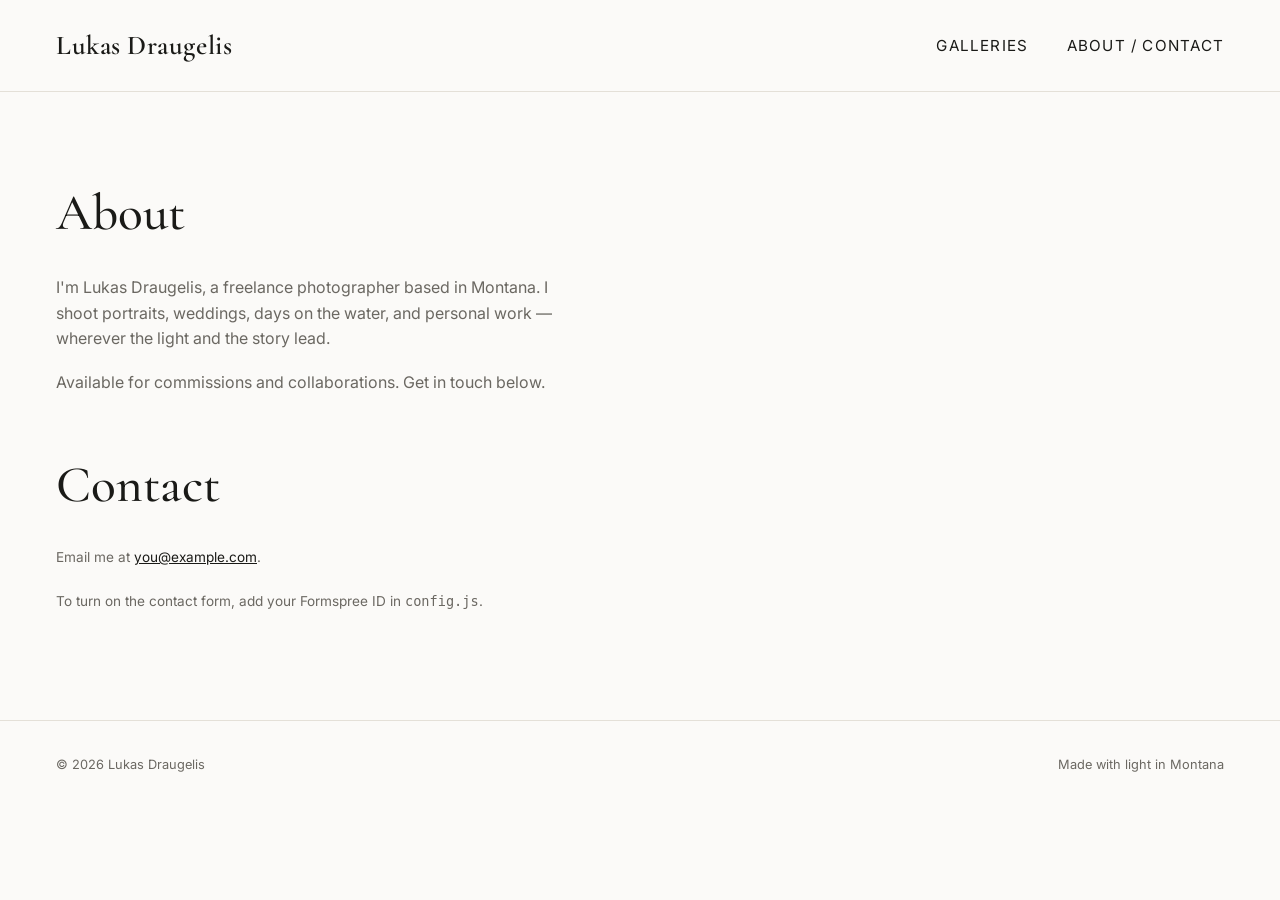
<file: about.html>
<!DOCTYPE html>
<html lang="en">
<head>
  <meta charset="UTF-8">
  <meta name="viewport" content="width=device-width, initial-scale=1">
  <title>About / Contact — Lukas Draugelis</title>
  <link rel="preconnect" href="https://fonts.googleapis.com">
  <link rel="preconnect" href="https://fonts.gstatic.com" crossorigin>
  <link href="https://fonts.googleapis.com/css2?family=Cormorant+Garamond:wght@500;600&family=Inter:wght@400;500&display=swap" rel="stylesheet">
  <link rel="stylesheet" href="assets/style.css">
</head>
<body>
  <div id="navRoot"></div>

  <main class="page">
    <div class="prose">
      <h1>About</h1>
      <p>I'm Lukas Draugelis, a freelance photographer based in Montana. I shoot
         portraits, weddings, days on the water, and personal work — wherever the
         light and the story lead.</p>
      <p>Available for commissions and collaborations. Get in touch below.</p>

      <h1 style="margin-top:50px;">Contact</h1>
      <div id="formRoot"></div>
    </div>
  </main>

  <footer class="footer">
    <span id="footName"></span>
    <span>Made with light in Montana</span>
  </footer>

  <script src="config.js"></script>
  <script src="assets/site.js"></script>
  <script>
    document.getElementById("navRoot").innerHTML = buildNav();
    wireNav(true);
    document.getElementById("footName").textContent = `© ${new Date().getFullYear()} ${SITE.name}`;

    const root = document.getElementById("formRoot");
    if (SITE.formspreeId) {
      root.innerHTML = `
        <form class="form" action="https://formspree.io/f/${SITE.formspreeId}" method="POST">
          <div>
            <label for="name">Name</label>
            <input id="name" type="text" name="name" required>
          </div>
          <div>
            <label for="email">Email</label>
            <input id="email" type="email" name="email" required>
          </div>
          <div>
            <label for="message">Message</label>
            <textarea id="message" name="message" rows="5" required></textarea>
          </div>
          <button type="submit">Send message</button>
        </form>`;
    } else {
      root.innerHTML = `
        <p class="form__note">
          Email me at <a href="mailto:${SITE.contactEmail}" style="color:var(--ink);text-decoration:underline;">${SITE.contactEmail}</a>.<br><br>
          To turn on the contact form, add your Formspree ID in <code>config.js</code>.
        </p>`;
    }
  </script>
</body>
</html>
</file>
<file: assets/style.css>
/* ============================================================
   Lukas Draugelis Photography — design system
   Palette:  paper #FBFAF8 / ink #1A1A17 / stone #6B6862 /
             line #E4E0D8 / frame #FFFFFF
   Type:     display = "Cormorant Garamond" (restrained serif)
             body/ui = "Inter" (clean sans)
   ============================================================ */

:root {
  --paper: #FBFAF8;
  --ink:   #1A1A17;
  --stone: #6B6862;
  --line:  #E4E0D8;
  --frame: #FFFFFF;
  --nav-h: 92px;
  --ease:  cubic-bezier(0.22, 1, 0.36, 1);
}

* { box-sizing: border-box; margin: 0; padding: 0; }

html { scroll-behavior: smooth; }

body {
  background: var(--paper);
  color: var(--ink);
  font-family: "Inter", system-ui, sans-serif;
  font-size: 16px;
  line-height: 1.6;
  -webkit-font-smoothing: antialiased;
}

a { color: inherit; text-decoration: none; }

/* ---------- top navigation ---------- */
.nav {
  position: fixed;
  top: 0; left: 0; right: 0;
  height: var(--nav-h);
  display: flex;
  align-items: center;

  justify-content: space-between;
  padding: 0 clamp(20px, 5vw, 56px);
  z-index: 100;
  transition: background 0.4s var(--ease), border-color 0.4s var(--ease);
  border-bottom: 1px solid transparent;
}
/* transparent over the hero, solid once scrolled or on inner pages */
.nav.solid,
.nav.inner {
  background: rgba(251, 250, 248, 0.9);
  backdrop-filter: blur(10px);
  border-bottom: 1px solid var(--line);
}
.nav__name {
  font-family: "Cormorant Garamond", Georgia, serif;
  font-size: 1.7rem;
  font-weight: 600;
  letter-spacing: 0.02em;
  color: var(--frame);
  transition: color 0.4s var(--ease);
}
.nav.solid .nav__name,
.nav.inner .nav__name { color: var(--ink); }

.nav__menu { display: flex; gap: clamp(18px, 3vw, 40px); align-items: center; list-style: none; }
.nav__link {
  font-size: 0.95rem;
  letter-spacing: 0.08em;
  text-transform: uppercase;
  color: var(--frame);
  transition: color 0.4s var(--ease), opacity 0.2s;
  cursor: pointer;
  padding: 8px 0;
}
.nav.solid .nav__link,
.nav.inner .nav__link { color: var(--ink); }
.nav__link:hover { opacity: 0.55; }

/* dropdown */
.nav__item { position: relative; }
.nav__dropdown {
  position: absolute;
  top: 100%; left: 50%;
  transform: translateX(-50%) translateY(6px);
  background: var(--paper);
  border: 1px solid var(--line);
  min-width: 170px;
  padding: 6px 0;
  opacity: 0;
  visibility: hidden;
  transition: opacity 0.25s var(--ease), transform 0.25s var(--ease);
  box-shadow: 0 12px 30px rgba(26,26,23,0.08);
}
.nav__item:hover .nav__dropdown {
  opacity: 1; visibility: visible;
  transform: translateX(-50%) translateY(0);
}
.nav__dropdown a {
  display: block;
  padding: 9px 20px;
  font-size: 0.8rem;
  letter-spacing: 0.04em;
  text-transform: none;
  color: var(--ink);
  white-space: nowrap;
}
.nav__dropdown a:hover { background: var(--frame); color: var(--stone); }

/* mobile menu toggle */
.nav__toggle { display: none; background: none; border: 0; cursor: pointer; width: 26px; height: 20px; position: relative; }
.nav__toggle span { position: absolute; left: 0; width: 100%; height: 1.5px; background: var(--frame); transition: 0.3s var(--ease); }
.nav.solid .nav__toggle span, .nav.inner .nav__toggle span { background: var(--ink); }
.nav__toggle span:nth-child(1){ top: 2px; } .nav__toggle span:nth-child(2){ top: 9px; } .nav__toggle span:nth-child(3){ top: 16px; }

/* ---------- hero ---------- */
.hero {
  height: 100vh;
  width: 100%;
  position: relative;
  background-size: cover;
  background-position: center;
  display: flex;
  align-items: flex-end;
}
/* the thin white frame */
.hero::after {
  content: "";
  position: absolute;
  inset: 18px;
  border: 1px solid rgba(255,255,255,0.85);
  pointer-events: none;
}
.hero__caption {
  position: relative;
  z-index: 2;
  padding: clamp(40px, 8vh, 90px) clamp(30px, 8vw, 90px);
  color: var(--frame);
}
.hero__title {
  font-family: "Cormorant Garamond", Georgia, serif;
  font-weight: 500;
  font-size: clamp(2.6rem, 7vw, 5.4rem);
  line-height: 1.02;
  letter-spacing: 0.01em;
}
.hero__sub {
  margin-top: 14px;
  font-size: 0.9rem;
  letter-spacing: 0.14em;
  text-transform: uppercase;
  opacity: 0.9;
}

/* ---------- gallery pages ---------- */
.page { padding-top: var(--nav-h); }
.page__head {
  padding: clamp(48px, 9vh, 96px) clamp(20px, 5vw, 56px) 30px;
  max-width: 900px;
}
.page__title {
  font-family: "Cormorant Garamond", Georgia, serif;
  font-weight: 500;
  font-size: clamp(2rem, 5vw, 3.4rem);
  line-height: 1.05;
}
.page__blurb { color: var(--stone); margin-top: 10px; font-size: 1rem; }

/* masonry-ish grid */
.grid {
  columns: 3;
  column-gap: 14px;
  padding: 10px clamp(20px, 5vw, 56px) 80px;
}
.grid img {
  width: 100%;
  margin-bottom: 14px;
  display: block;
  cursor: zoom-in;
  border-radius: 1px;
  transition: opacity 0.6s var(--ease), transform 0.4s var(--ease);
  opacity: 0;
  transform: translateY(12px);
}
.grid img.loaded { opacity: 1; transform: none; }

.empty-note {
  padding: 0 clamp(20px, 5vw, 56px) 90px;
  color: var(--stone);
  font-style: italic;
}

/* ---------- lightbox ---------- */
.lightbox {
  position: fixed; inset: 0;
  background: rgba(20,19,17,0.94);
  display: flex; align-items: center; justify-content: center;
  opacity: 0; visibility: hidden;
  transition: opacity 0.3s var(--ease);
  z-index: 200;
}
.lightbox.open { opacity: 1; visibility: visible; }
.lightbox img { max-width: 90vw; max-height: 88vh; object-fit: contain; }
.lightbox__close { position: absolute; top: 22px; right: 28px; color: #fff; font-size: 1.8rem; cursor: pointer; opacity: 0.8; line-height: 1; }
.lightbox__close:hover { opacity: 1; }
.lightbox__nav { position: absolute; top: 50%; transform: translateY(-50%); color: #fff; font-size: 2.4rem; cursor: pointer; opacity: 0.6; padding: 20px; user-select: none; }
.lightbox__nav:hover { opacity: 1; }
.lightbox__prev { left: 10px; } .lightbox__next { right: 10px; }

/* ---------- about / contact ---------- */
.prose { max-width: 620px; padding: clamp(48px,9vh,96px) clamp(20px,5vw,56px) 90px; }
.prose h1 { font-family: "Cormorant Garamond", Georgia, serif; font-weight: 500; font-size: clamp(2rem,5vw,3.2rem); margin-bottom: 20px; }
.prose p { color: var(--stone); margin-bottom: 18px; }
.form { margin-top: 30px; display: flex; flex-direction: column; gap: 16px; }
.form label { font-size: 0.78rem; letter-spacing: 0.08em; text-transform: uppercase; color: var(--ink); display: block; margin-bottom: 6px; }
.form input, .form textarea {
  width: 100%; padding: 12px 14px;
  border: 1px solid var(--line); background: var(--frame);
  font-family: inherit; font-size: 0.95rem; color: var(--ink);
}
.form input:focus, .form textarea:focus { outline: none; border-color: var(--stone); }
.form button {
  align-self: flex-start;
  padding: 13px 30px;
  background: var(--ink); color: var(--frame);
  border: 0; cursor: pointer;
  font-size: 0.8rem; letter-spacing: 0.1em; text-transform: uppercase;
  transition: opacity 0.2s;
}
.form button:hover { opacity: 0.82; }
.form__note { font-size: 0.85rem; color: var(--stone); }

/* ---------- footer ---------- */
.footer { border-top: 1px solid var(--line); padding: 34px clamp(20px,5vw,56px); display: flex; justify-content: space-between; flex-wrap: wrap; gap: 12px; font-size: 0.8rem; color: var(--stone); }

/* ---------- responsive ---------- */
@media (max-width: 860px) { .grid { columns: 2; } }
@media (max-width: 720px) {
  .nav__menu {
    position: fixed; top: var(--nav-h); left: 0; right: 0;
    background: var(--paper); border-bottom: 1px solid var(--line);
    flex-direction: column; align-items: flex-start; gap: 0;
    padding: 10px 0; display: none;
  }
  .nav__menu.open { display: flex; }
  .nav__link { color: var(--ink); width: 100%; padding: 12px clamp(20px,5vw,56px); }
  .nav__dropdown { position: static; transform: none; opacity: 1; visibility: visible; border: 0; box-shadow: none; min-width: 0; padding: 0 0 6px 16px; }
  .nav__toggle { display: block; }
  .hero__title { font-size: clamp(2.2rem, 11vw, 3.4rem); }
}
@media (max-width: 480px) { .grid { columns: 1; } }

@media (prefers-reduced-motion: reduce) {
  * { scroll-behavior: auto !important; }
  .grid img { opacity: 1; transform: none; transition: none; }
}

/* hero slideshow layers */
.hero { overflow: hidden; }
.hero__slides { position: absolute; inset: 18px; }
.hero__slide {
  position: absolute; inset: 0;
  background-size: cover; background-position: center;
  opacity: 0; transition: opacity 1.6s ease-in-out;
}
.hero__slide.is-active { opacity: 1; }

/* soft scrim so nav text stays legible over bright photos */
.hero::before {
  content: "";
  position: absolute;
  top: 18px; left: 18px; right: 18px;
  height: 180px;
  background: linear-gradient(to bottom, rgba(20,19,17,0.45), rgba(20,19,17,0));
  pointer-events: none;
  z-index: 1;
}
</file>
